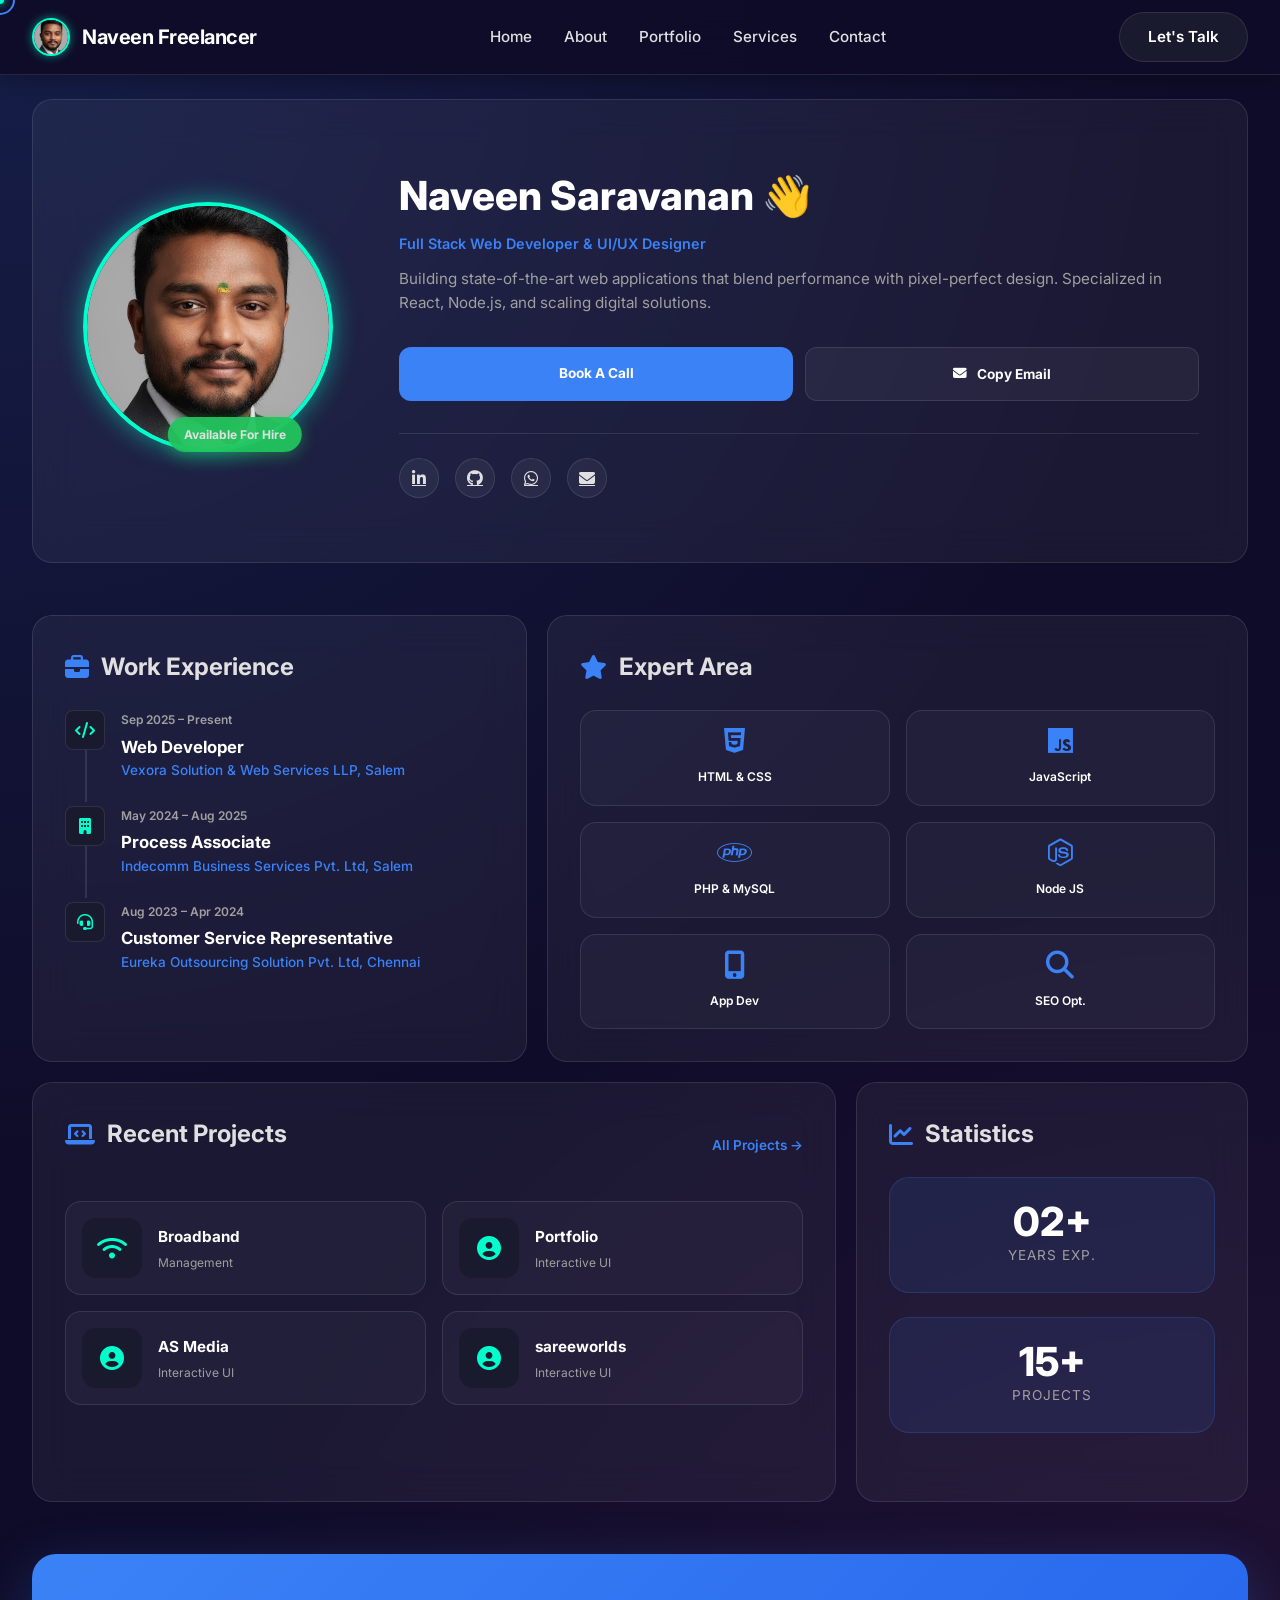
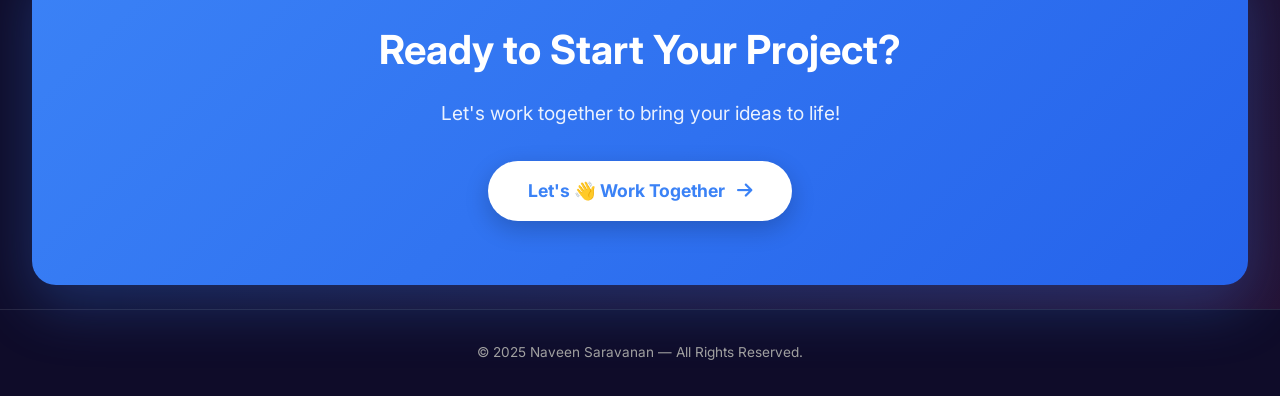
<file: index.html>
<!DOCTYPE html>
<html lang="en">

<head>
  <meta charset="UTF-8" />
  <meta name="viewport" content="width=device-width, initial-scale=1.0" />
  <meta name="description" content="Naveen Saravanan — Full Stack Web Developer & UI/UX Designer Portfolio">
  <meta name="keywords" content="web developer, Naveen Saravanan, portfolio, full stack, UI/UX">
  <meta name="author" content="Naveen Saravanan">
  <title>Naveen S | Home - Developer Portfolio</title>
  <link rel="icon" type="image/png" href="img/CVV.jpeg" />

  <!-- Google Fonts -->
  <link
    href="https://fonts.googleapis.com/css2?family=Inter:wght@300;400;500;600;700;800&family=Poppins:wght@300;400;500;600;700&display=swap"
    rel="stylesheet">
  <link rel="stylesheet" href="https://cdnjs.cloudflare.com/ajax/libs/font-awesome/6.5.0/css/all.min.css">
  <link rel="stylesheet" href="index.css">
  <link rel="stylesheet" href="responsive.css">
</head>

<body>

  <!-- PRELOADER -->
  <div id="preloader">
    <div class="loader-logo-wrapper">
      <div class="loader-circle"></div>
      <img src="img/naveen.jpg" alt="Naveen" class="loader-logo">
    </div>
    <div class="loader-text">Naveen Developer</div>
  </div>

  <!-- HEADER -->
  <header class="header">
    <div class="header-container">
      <a href="index" class="logo-section" style="text-decoration: none;">
        <img src="img/naveen.jpg" alt="Naveen" class="logo-img">
        <span class="logo-text">Naveen Freelancer</span>
      </a>
      <nav class="nav-menu">
        <a href="index" class="active">Home</a>
        <a href="about">About</a>
        <a href="portfolio">Portfolio</a>
        <a href="services">Services</a>
        <a href="contact">Contact</a>
      </nav>
      <a href="contact" class="cta-button">Let's Talk</a>
    </div>
  </header>

  <main class="bento-container">

    <!-- CENTERED PROFILE HERO -->
    <article class="bento-card profile-card full-width-hero hero-centered">
      <div class="profile-img-wrapper">
        <img src="img/naveen.jpg" alt="Naveen Saravanan" class="profile-main-img">
        <div class="availability-tag">
          <span class="pulse-dot"></span> Available For Hire
        </div>
      </div>
      <div class="hero-text-content">
        <h1 class="profile-name">Naveen Saravanan 👋</h1>
        <p class="profile-headline">Full Stack Web Developer & UI/UX Designer</p>
        <p class="profile-bio">
          Building state-of-the-art web applications that blend performance with pixel-perfect design.
          Specialized in React, Node.js, and scaling digital solutions.
        </p>
        <div class="profile-btns">
          <a href="contact" class="btn btn-blue" style="padding: 1rem 2.5rem;">Book A Call</a>
          <button class="btn btn-outline" id="copyEmailBtn" style="padding: 1rem 2.5rem;">
            <i class="fas fa-envelope"></i> Copy Email
          </button>
        </div>
        <div class="social-strip"
          style="border-top: 1px solid var(--border-color); padding-top: 1.5rem; margin-top: 2rem;">
          <a href="https://www.linkedin.com/in/naveen-s-4813ab291/" target="_blank"><i
              class="fab fa-linkedin-in"></i></a>
          <a href="https://github.com/NaveenSaran19" target="_blank"><i class="fab fa-github"></i></a>
          <a href="https://wa.me/919087590967" target="_blank"><i class="fab fa-whatsapp"></i></a>
          <a href="mailto:naaveensaaran.01319@gmail.com"><i class="fas fa-envelope"></i></a>
        </div>
      </div>
    </article>

    <!-- EXPERIENCE CARD -->
    <article class="bento-card experience-card" style="grid-column: span 5;">
      <h2 class="card-title"><i class="fas fa-briefcase"></i> Work Experience</h2>
      <div class="exp-list">
        <div class="exp-item">
          <div class="exp-icon"><i class="fas fa-code"></i></div>
          <div class="exp-info">
            <div class="exp-date">Sep 2025 – Present</div>
            <h3 class="exp-role">Web Developer</h3>
            <p class="exp-company">Vexora Solution & Web Services LLP, Salem</p>
          </div>
        </div>
        <div class="exp-item">
          <div class="exp-icon"><i class="fas fa-building"></i></div>
          <div class="exp-info">
            <div class="exp-date">May 2024 – Aug 2025</div>
            <h3 class="exp-role">Process Associate</h3>
            <p class="exp-company">Indecomm Business Services Pvt. Ltd, Salem</p>
          </div>
        </div>
        <div class="exp-item">
          <div class="exp-icon"><i class="fas fa-headset"></i></div>
          <div class="exp-info">
            <div class="exp-date">Aug 2023 – Apr 2024</div>
            <h3 class="exp-role">Customer Service Representative</h3>
            <p class="exp-company">Eureka Outsourcing Solution Pvt. Ltd, Chennai</p>
          </div>
        </div>
      </div>
    </article>

    <!-- SKILLS CARD -->
    <article class="bento-card skills-card" style="grid-column: span 7;">
      <h2 class="card-title"><i class="fas fa-star"></i> Expert Area</h2>
      <div class="skills-grid">
        <div class="skill-box"><i class="fab fa-html5"></i><span>HTML & CSS</span></div>
        <div class="skill-box"><i class="fab fa-js"></i><span>JavaScript</span></div>
        <div class="skill-box"><i class="fab fa-php"></i><span>PHP & MySQL</span></div>
        <div class="skill-box"><i class="fab fa-node-js"></i><span>Node JS</span></div>
        <div class="skill-box"><i class="fas fa-mobile-alt"></i><span>App Dev</span></div>
        <div class="skill-box"><i class="fas fa-search"></i><span>SEO Opt.</span></div>
      </div>
    </article>

    <!-- PROJECTS CARD -->
    <article class="bento-card projects-card" id="projects" style="grid-column: span 8;">
      <div class="projects-header">
        <h2 class="card-title"><i class="fas fa-laptop-code"></i> Recent Projects</h2>
        <a href="portfolio.html" class="view-all">All Projects →</a>
      </div>
      <div class="projects-mini-grid">
        <a href="portfolio.html" class="mini-project-item">
          <div class="project-icon-box"><i class="fas fa-wifi"></i></div>
          <div class="project-text">
            <h4>Broadband</h4>
            <p>Management</p>
          </div>
        </a>
        <a href="portfolio.html" class="mini-project-item">
          <div class="project-icon-box"><i class="fas fa-user-circle"></i></div>
          <div class="project-text">
            <h4>Portfolio</h4>
            <p>Interactive UI</p>
          </div>
        </a>
        <a href="portfolio.html" class="mini-project-item">
          <div class="project-icon-box"><i class="fas fa-user-circle"></i></div>
          <div class="project-text">
            <h4>AS Media</h4>
            <p>Interactive UI</p>
          </div>
        </a>
        <a href="portfolio.html" class="mini-project-item">
          <div class="project-icon-box"><i class="fas fa-user-circle"></i></div>
          <div class="project-text">
            <h4>sareeworlds</h4>
            <p>Interactive UI</p>
          </div>
        </a>
      </div>
    </article>

    <!-- STATISTICS CARD -->
    <article class="bento-card stats-inline-card" style="grid-column: span 4;">
      <h2 class="card-title"><i class="fas fa-chart-line"></i> Statistics</h2>
      <div class="stats-grid" style="grid-template-columns: 1fr;">
        <div class="stat-card">
          <span class="stat-number">02+</span>
          <span class="stat-label">Years Exp.</span>
        </div>
        <div class="stat-card">
          <span class="stat-number">15+</span>
          <span class="stat-label">Projects</span>
        </div>
      </div>
    </article>

    <!-- CTA SECTION -->
    <section class="cta-section">
      <div class="cta-content">
        <h2>Ready to Start Your Project?</h2>
        <p>Let's work together to bring your ideas to life!</p>
        <a href="contact" class="cta-btn">
          <span>Let's 👋 Work Together</span>
          <i class="fas fa-arrow-right"></i>
        </a>
      </div>
    </section>

  </main>

  <!-- FOOTER -->
  <footer>
    <p>© 2025 Naveen Saravanan — All Rights Reserved.</p>
  </footer>

  <script src="script.js"></script>
</body>

</html>
</file>
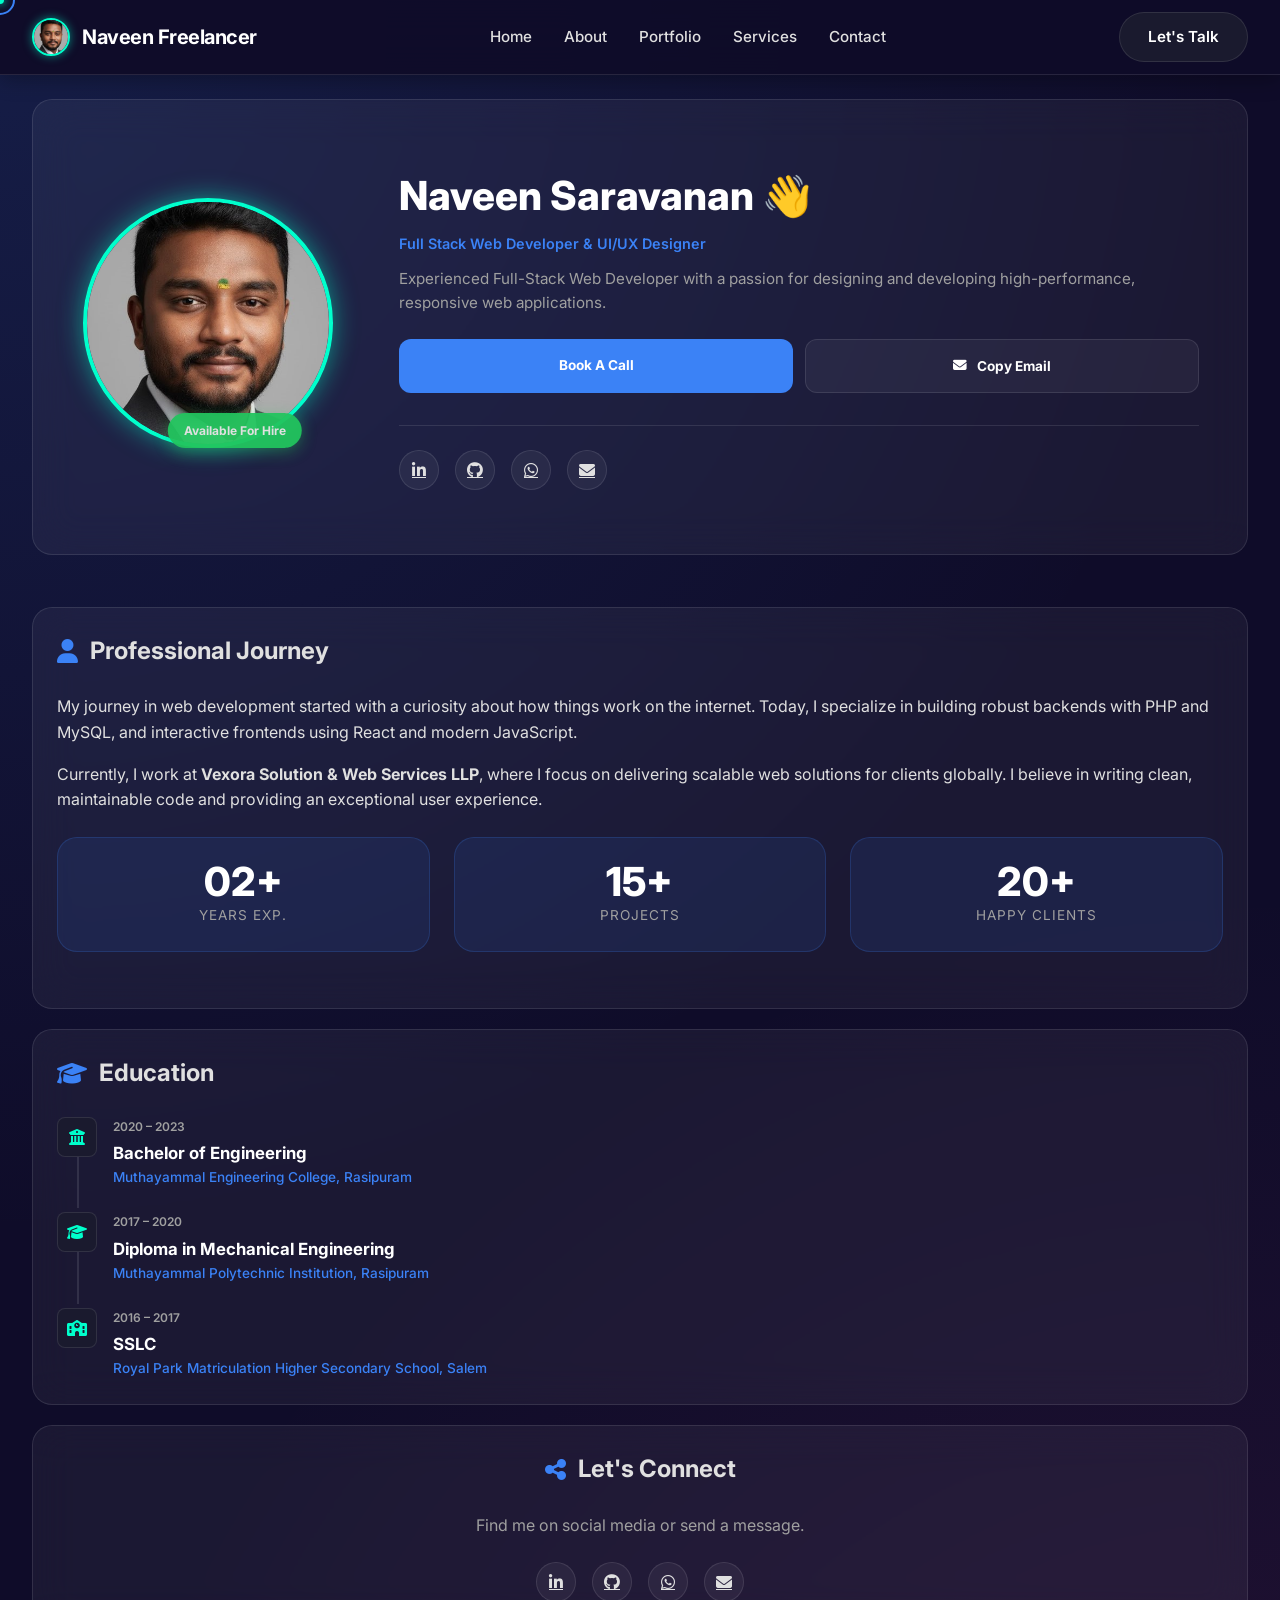
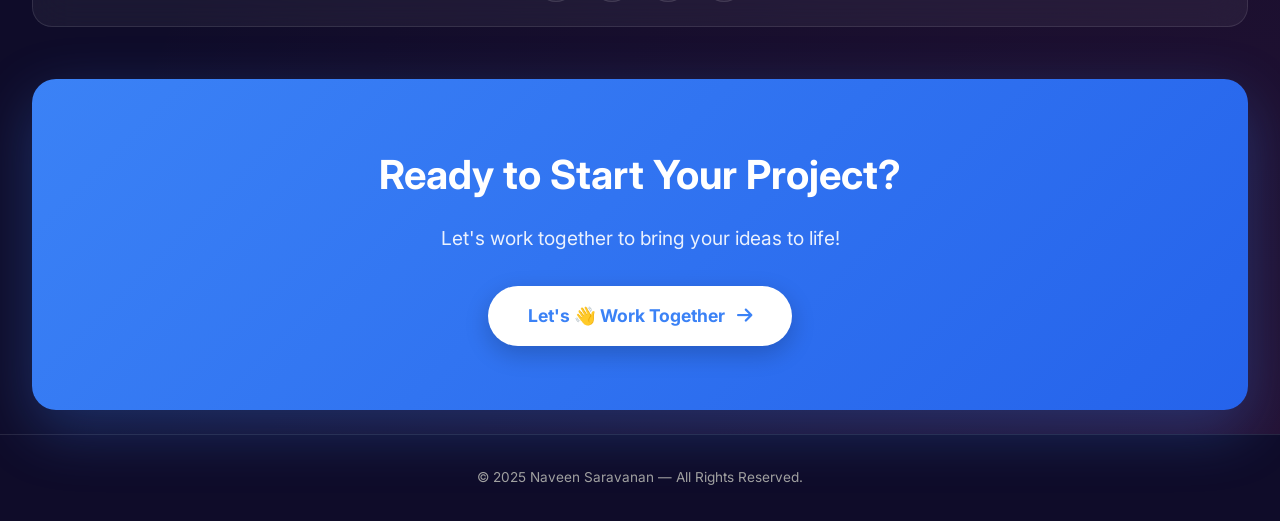
<file: about.html>
<!DOCTYPE html>
<html lang="en">

<head>
    <meta charset="UTF-8" />
    <meta name="viewport" content="width=device-width, initial-scale=1.0" />
    <meta name="description" content="About Naveen Saravanan — Full Stack Web Developer & UI/UX Designer">
    <title>About Me | Naveen S - Developer Portfolio</title>
    <link rel="icon" type="image/png" href="img/CVV.jpeg" />

    <!-- Google Fonts -->
    <link
        href="https://fonts.googleapis.com/css2?family=Inter:wght@300;400;500;600;700;800&family=Poppins:wght@300;400;500;600;700&display=swap"
        rel="stylesheet">
    <link rel="stylesheet" href="https://cdnjs.cloudflare.com/ajax/libs/font-awesome/6.5.0/css/all.min.css">
    <link rel="stylesheet" href="index.css">
    <link rel="stylesheet" href="responsive.css">
</head>

<body>

    <!-- PRELOADER -->
    <div id="preloader">
        <div class="loader-logo-wrapper">
            <div class="loader-circle"></div>
            <img src="img/naveen.jpg" alt="Naveen" class="loader-logo">
        </div>
        <div class="loader-text">Naveen Developer</div>
    </div>


    <!-- HEADER -->
    <header class="header">
        <div class="header-container">
            <a href="index" class="logo-section" style="text-decoration: none;">
                <img src="img/naveen.jpg" alt="Naveen" class="logo-img">
                <span class="logo-text">Naveen Freelancer</span>
            </a>
            <nav class="nav-menu">
                <a href="index">Home</a>
                <a href="about" class="active">About</a>
                <a href="portfolio">Portfolio</a>
                <a href="services">Services</a>
                <a href="contact">Contact</a>
            </nav>
            <a href="contact" class="cta-button">Let's Talk</a>
        </div>
    </header>

    <main class="bento-container">

        <!-- CENTERED PROFILE HERO -->
        <article class="bento-card profile-card full-width-hero hero-centered">
            <div class="profile-img-wrapper">
                <img src="img/naveen.jpg" alt="Naveen Saravanan" class="profile-main-img">
                <div class="availability-tag">
                    <span class="pulse-dot"></span> Available For Hire
                </div>
            </div>
            <div class="hero-text-content">
                <h1 class="profile-name">Naveen Saravanan 👋</h1>
                <p class="profile-headline">Full Stack Web Developer & UI/UX Designer</p>
                <p class="profile-bio" style="max-width: 800px; margin: 0 auto 1.5rem auto;">
                    Experienced Full-Stack Web Developer with a passion for designing and developing
                    high-performance, responsive web applications.
                </p>
                <div class="profile-btns">
                    <a href="contact.html" class="btn btn-blue" style="padding: 1rem 2.5rem;">Book A Call</a>
                    <button class="btn btn-outline" id="copyEmailBtn" style="padding: 1rem 2.5rem;">
                        <i class="fas fa-envelope"></i> Copy Email
                    </button>
                </div>
                <div class="social-strip"
                    style="border-top: 1px solid var(--border-color); padding-top: 1.5rem; margin-top: 2rem;">
                    <a href="https://www.linkedin.com/in/naveen-s-4813ab291/" target="_blank"><i
                            class="fab fa-linkedin-in"></i></a>
                    <a href="https://github.com/NaveenSaran19" target="_blank"><i class="fab fa-github"></i></a>
                    <a href="https://wa.me/919087590967" target="_blank"><i class="fab fa-whatsapp"></i></a>
                    <a href="mailto:naaveensaaran.01319@gmail.com"><i class="fas fa-envelope"></i></a>
                </div>
            </div>
        </article>

        <!-- ABOUT TEXT SECTION -->
        <article class="bento-card about-text-card">
            <h2 class="card-title"><i class="fas fa-user"></i> Professional Journey</h2>
            <div class="about-content">
                <p style="margin-bottom: 1rem; color: var(--text-secondary);">
                    My journey in web development started with a curiosity about how things work on the internet.
                    Today, I specialize in building robust backends with PHP and MySQL, and interactive frontends using
                    React and modern JavaScript.
                </p>
                <p style="margin-bottom: 1.5rem; color: var(--text-secondary);">
                    Currently, I work at <strong>Vexora Solution & Web Services LLP</strong>, where I focus on
                    delivering
                    scalable web solutions for clients globally. I believe in writing clean, maintainable code and
                    providing
                    an exceptional user experience.
                </p>

                <div class="stats-grid">
                    <div class="stat-card">
                        <span class="stat-number">02+</span>
                        <span class="stat-label">Years Exp.</span>
                    </div>
                    <div class="stat-card">
                        <span class="stat-number">15+</span>
                        <span class="stat-label">Projects</span>
                    </div>
                    <div class="stat-card">
                        <span class="stat-number">20+</span>
                        <span class="stat-label">Happy Clients</span>
                    </div>
                </div>
            </div>
        </article>

        <!-- EDUCATION SECTION -->
        <article class="bento-card education-card">
            <h2 class="card-title"><i class="fas fa-graduation-cap"></i> Education</h2>
            <div class="exp-list">
                <div class="exp-item">
                    <div class="exp-icon"><i class="fas fa-university"></i></div>
                    <div class="exp-info">
                        <div class="exp-date">2020 – 2023</div>
                        <h3 class="exp-role">Bachelor of Engineering</h3>
                        <p class="exp-company">Muthayammal Engineering College, Rasipuram</p>
                    </div>
                </div>
                <div class="exp-item">
                    <div class="exp-icon"><i class="fas fa-graduation-cap"></i></div>
                    <div class="exp-info">
                        <div class="exp-date">2017 – 2020</div>
                        <h3 class="exp-role">Diploma in Mechanical Engineering</h3>
                        <p class="exp-company">Muthayammal Polytechnic Institution, Rasipuram</p>
                    </div>
                </div>
                <div class="exp-item">
                    <div class="exp-icon"><i class="fas fa-school"></i></div>
                    <div class="exp-info">
                        <div class="exp-date">2016 – 2017</div>
                        <h3 class="exp-role">SSLC</h3>
                        <p class="exp-company">Royal Park Matriculation Higher Secondary School, Salem</p>
                    </div>
                </div>
            </div>
        </article>

        <!-- CONNECT CARD -->
        <article class="bento-card connect-card" style="grid-column: span 12; text-align: center;">
            <h2 class="card-title" style="justify-content: center;"><i class="fas fa-share-alt"></i> Let's Connect</h2>
            <p style="margin-bottom: 1.5rem; color: var(--text-muted);">Find me on social media or send a message.</p>
            <div class="social-strip" style="border: none; padding: 0;">
                <a href="https://www.linkedin.com/in/naveen-s-4813ab291/" target="_blank"><i
                        class="fab fa-linkedin-in"></i></a>
                <a href="https://github.com/NaveenSaran19" target="_blank"><i class="fab fa-github"></i></a>
                <a href="https://wa.me/919087590967" target="_blank"><i class="fab fa-whatsapp"></i></a>
                <a href="mailto:naaveensaaran.01319@gmail.com"><i class="fas fa-envelope"></i></a>
            </div>
        </article>

        <!-- CTA SECTION -->
        <section class="cta-section">
            <div class="cta-content">
                <h2>Ready to Start Your Project?</h2>
                <p>Let's work together to bring your ideas to life!</p>
                <a href="contact" class="cta-btn">
                    <span>Let's 👋 Work Together</span>
                    <i class="fas fa-arrow-right"></i>
                </a>
            </div>
        </section>

    </main>

    <!-- FOOTER -->
    <footer>
        <p>© 2025 Naveen Saravanan — All Rights Reserved.</p>
    </footer>

    <script src="script.js"></script>
</body>

</html>
</file>
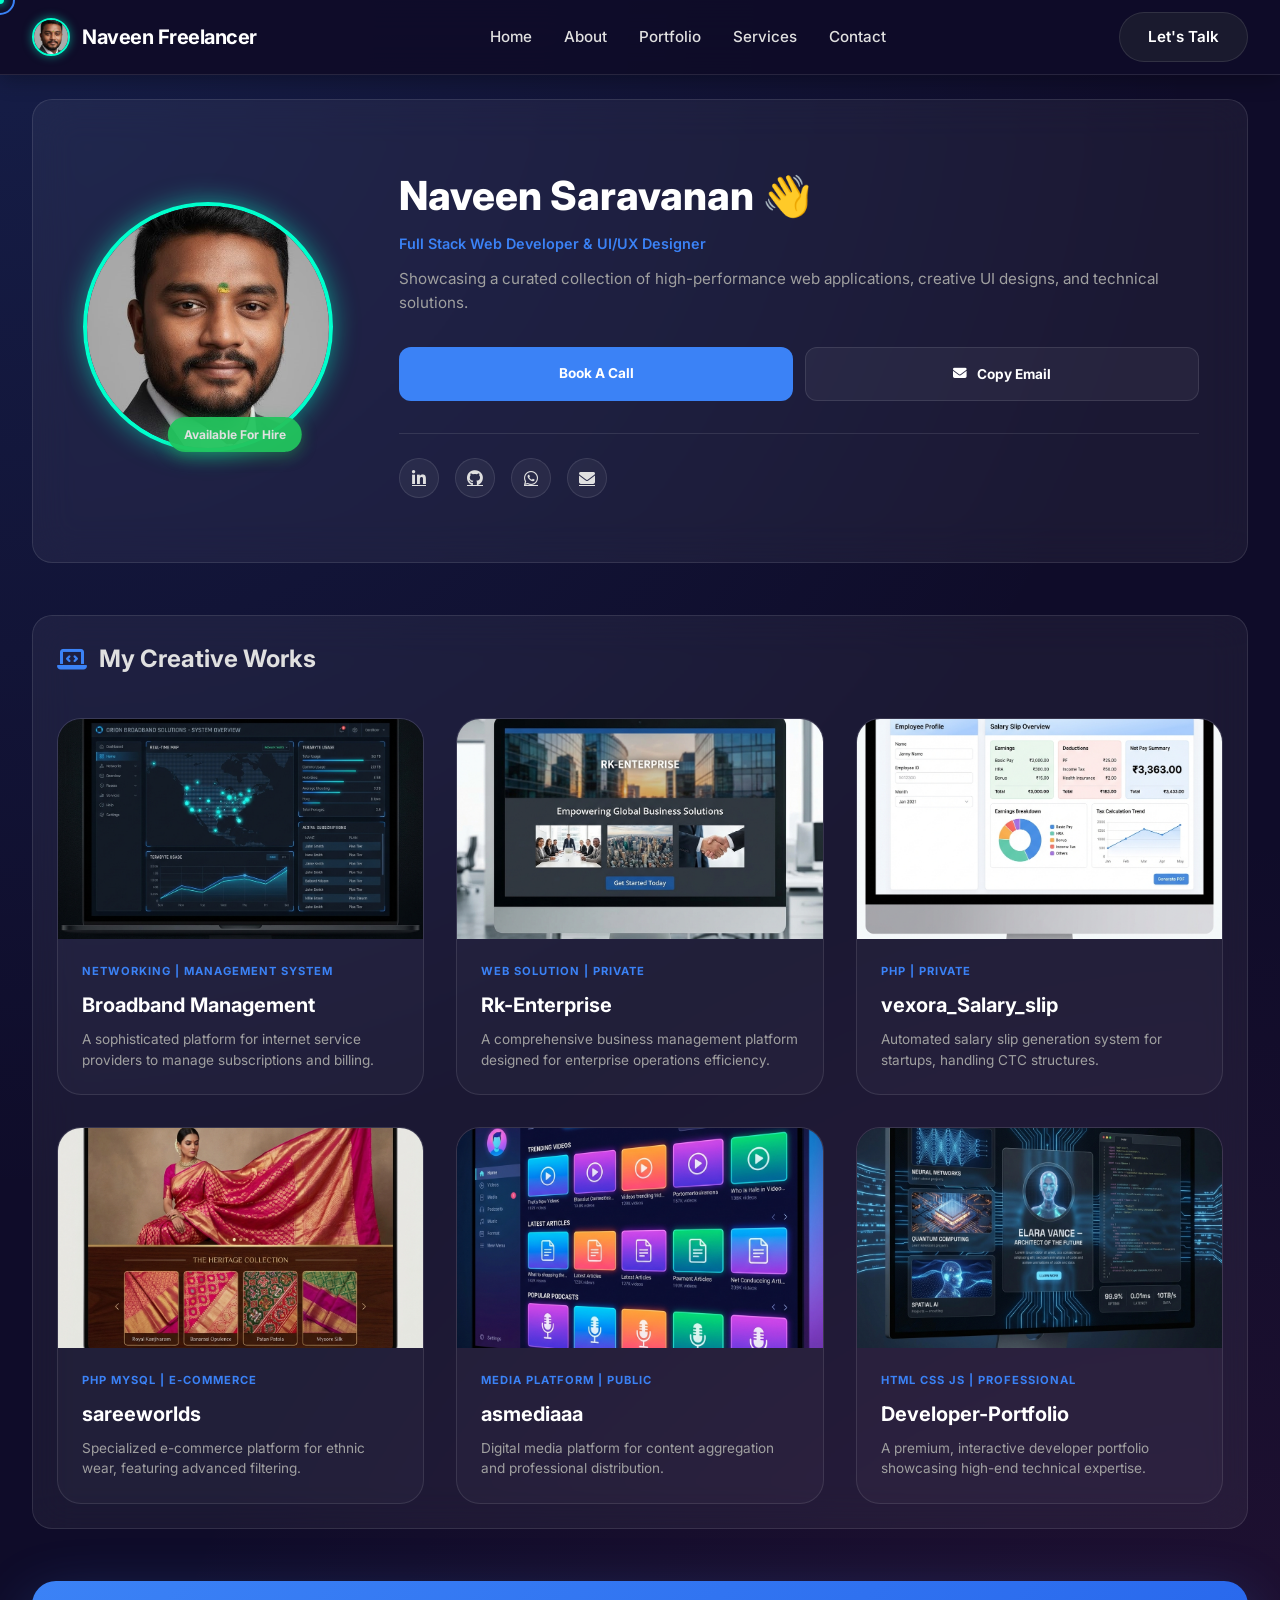
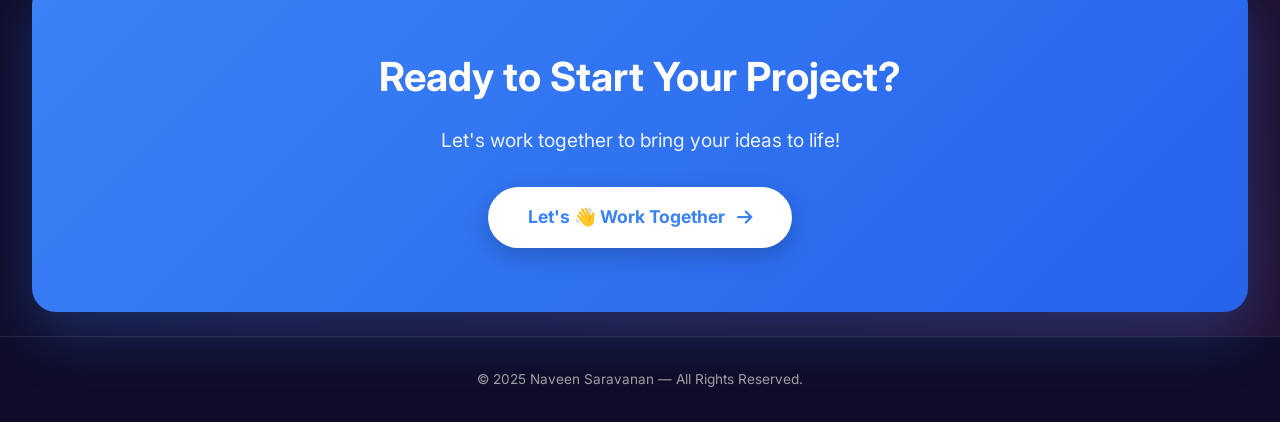
<file: portfolio.html>
<!DOCTYPE html>
<html lang="en">

<head>
    <meta charset="UTF-8" />
    <meta name="viewport" content="width=device-width, initial-scale=1.0" />
    <meta name="description" content="Naveen Saravanan's Portfolio — Web Development & UI/UX Projects">
    <title>Portfolio | Naveen S - Developer Portfolio</title>
    <link rel="icon" type="image/png" href="img/CVV.jpeg" />

    <!-- Google Fonts -->
    <link
        href="https://fonts.googleapis.com/css2?family=Inter:wght@300;400;500;600;700;800&family=Poppins:wght@300;400;500;600;700&display=swap"
        rel="stylesheet">
    <link rel="stylesheet" href="https://cdnjs.cloudflare.com/ajax/libs/font-awesome/6.5.0/css/all.min.css">
    <link rel="stylesheet" href="index.css">
    <link rel="stylesheet" href="responsive.css">
</head>

<body>
    <!-- PRELOADER -->
    <div id="preloader">
        <div class="loader-logo-wrapper">
            <div class="loader-circle"></div>
            <img src="img/naveen.jpg" alt="Naveen" class="loader-logo">
        </div>
        <div class="loader-text">Naveen Developer</div>
    </div>

    <!-- HEADER -->
    <header class="header">
        <div class="header-container">
            <a href="index" class="logo-section" style="text-decoration: none;">
                <img src="img/naveen.jpg" alt="Naveen" class="logo-img">
                <span class="logo-text">Naveen Freelancer</span>
            </a>
            <nav class="nav-menu">
                <a href="index">Home</a>
                <a href="about">About</a>
                <a href="portfolio" class="active">Portfolio</a>
                <a href="services">Services</a>
                <a href="contact">Contact</a>
            </nav>
            <a href="contact" class="cta-button">Let's Talk</a>
        </div>
    </header>

    <main class="bento-container">

        <!-- CENTERED PROFILE HERO -->
        <article class="bento-card profile-card full-width-hero hero-centered">
            <div class="profile-img-wrapper">
                <img src="img/naveen.jpg" alt="Naveen Saravanan" class="profile-main-img">
                <div class="availability-tag">
                    <span class="pulse-dot"></span> Available For Hire
                </div>
            </div>
            <div class="hero-text-content">
                <h1 class="profile-name">Naveen Saravanan 👋</h1>
                <p class="profile-headline">Full Stack Web Developer & UI/UX Designer</p>
                <p class="profile-bio">
                    Showcasing a curated collection of high-performance web applications,
                    creative UI designs, and technical solutions.
                </p>
                <div class="profile-btns">
                    <a href="contact" class="btn btn-blue" style="padding: 1rem 2.5rem;">Book A Call</a>
                    <button class="btn btn-outline" id="copyEmailBtn" style="padding: 1rem 2.5rem;">
                        <i class="fas fa-envelope"></i> Copy Email
                    </button>
                </div>
                <div class="social-strip"
                    style="border-top: 1px solid var(--border-color); padding-top: 1.5rem; margin-top: 2rem;">
                    <a href="https://www.linkedin.com/in/naveen-s-4813ab291/" target="_blank"><i
                            class="fab fa-linkedin-in"></i></a>
                    <a href="https://github.com/NaveenSaran19" target="_blank"><i class="fab fa-github"></i></a>
                    <a href="https://wa.me/919087590967" target="_blank"><i class="fab fa-whatsapp"></i></a>
                    <a href="mailto:naaveensaaran.01319@gmail.com"><i class="fas fa-envelope"></i></a>
                </div>
            </div>
        </article>

        <!-- PORTFOLIO GRID -->
        <article class="bento-card portfolio-section-card" style="grid-column: span 12;">
            <h2 class="card-title" style="margin-bottom: 2.5rem;"><i class="fas fa-laptop-code"></i> My Creative Works
            </h2>
            <div class="portfolio-grid">

                <a href="#" class="project-item-card">
                    <div class="project-img-container">
                        <img src="img/broadband.jpg" alt="Broadband Management"
                            onerror="this.src='https://via.placeholder.com/600x400/1a1a2e/00ffcc?text=Broadband+System'">
                    </div>
                    <div class="project-content">
                        <span class="project-tag">Networking | Management System</span>
                        <h3 class="project-name">Broadband Management</h3>
                        <p class="project-desc">A sophisticated platform for internet service providers to manage
                            subscriptions and billing.</p>
                    </div>
                </a>

                <a href="#" class="project-item-card">
                    <div class="project-img-container">
                        <img src="img/rk-ent.jpg" alt="Rk-Enterprise"
                            onerror="this.src='https://via.placeholder.com/600x400/1a1a2e/00ffcc?text=Rk-Enterprise'">
                    </div>
                    <div class="project-content">
                        <span class="project-tag">Web Solution | Private</span>
                        <h3 class="project-name">Rk-Enterprise</h3>
                        <p class="project-desc">A comprehensive business management platform designed for enterprise
                            operations efficiency.</p>
                    </div>
                </a>

                <a href="#" class="project-item-card">
                    <div class="project-img-container">
                        <img src="img/salary.jpg" alt="vexora_Salary_slip"
                            onerror="this.src='https://via.placeholder.com/600x400/1a1a2e/00ffcc?text=Salary+Slip+System'">
                    </div>
                    <div class="project-content">
                        <span class="project-tag">PHP | Private</span>
                        <h3 class="project-name">vexora_Salary_slip</h3>
                        <p class="project-desc">Automated salary slip generation system for startups, handling CTC
                            structures.</p>
                    </div>
                </a>

                <a href="#" class="project-item-card">
                    <div class="project-img-container">
                        <img src="img/saree.jpg" alt="sareeworlds"
                            onerror="this.src='https://via.placeholder.com/600x400/1a1a2e/00ffcc?text=sareeworlds'">
                    </div>
                    <div class="project-content">
                        <span class="project-tag">PHP MySQL | E-commerce</span>
                        <h3 class="project-name">sareeworlds</h3>
                        <p class="project-desc">Specialized e-commerce platform for ethnic wear, featuring advanced
                            filtering.</p>
                    </div>
                </a>

                <a href="#" class="project-item-card">
                    <div class="project-img-container">
                        <img src="img/media.jpg" alt="asmediaaa"
                            onerror="this.src='https://via.placeholder.com/600x400/1a1a2e/00ffcc?text=asmediaaa'">
                    </div>
                    <div class="project-content">
                        <span class="project-tag">Media Platform | Public</span>
                        <h3 class="project-name">asmediaaa</h3>
                        <p class="project-desc">Digital media platform for content aggregation and professional
                            distribution.</p>
                    </div>
                </a>

                <a href="#" class="project-item-card">
                    <div class="project-img-container">
                        <img src="img/portfolio-dev.jpg" alt="Developer Portfolio"
                            onerror="this.src='https://via.placeholder.com/600x400/1a1a2e/00ffcc?text=Portfolio+Website'">
                    </div>
                    <div class="project-content">
                        <span class="project-tag">HTML CSS JS | Professional</span>
                        <h3 class="project-name">Developer-Portfolio</h3>
                        <p class="project-desc">A premium, interactive developer portfolio showcasing high-end technical
                            expertise.</p>
                    </div>
                </a>

            </div>
        </article>

        <!-- CTA SECTION -->
        <section class="cta-section">
            <div class="cta-content">
                <h2>Ready to Start Your Project?</h2>
                <p>Let's work together to bring your ideas to life!</p>
                <a href="contact" class="cta-btn">
                    <span>Let's 👋 Work Together</span>
                    <i class="fas fa-arrow-right"></i>
                </a>
            </div>
        </section>

    </main>

    <!-- FOOTER -->
    <footer>
        <p>© 2025 Naveen Saravanan — All Rights Reserved.</p>
    </footer>

    <script src="script.js"></script>
</body>

</html>
</file>
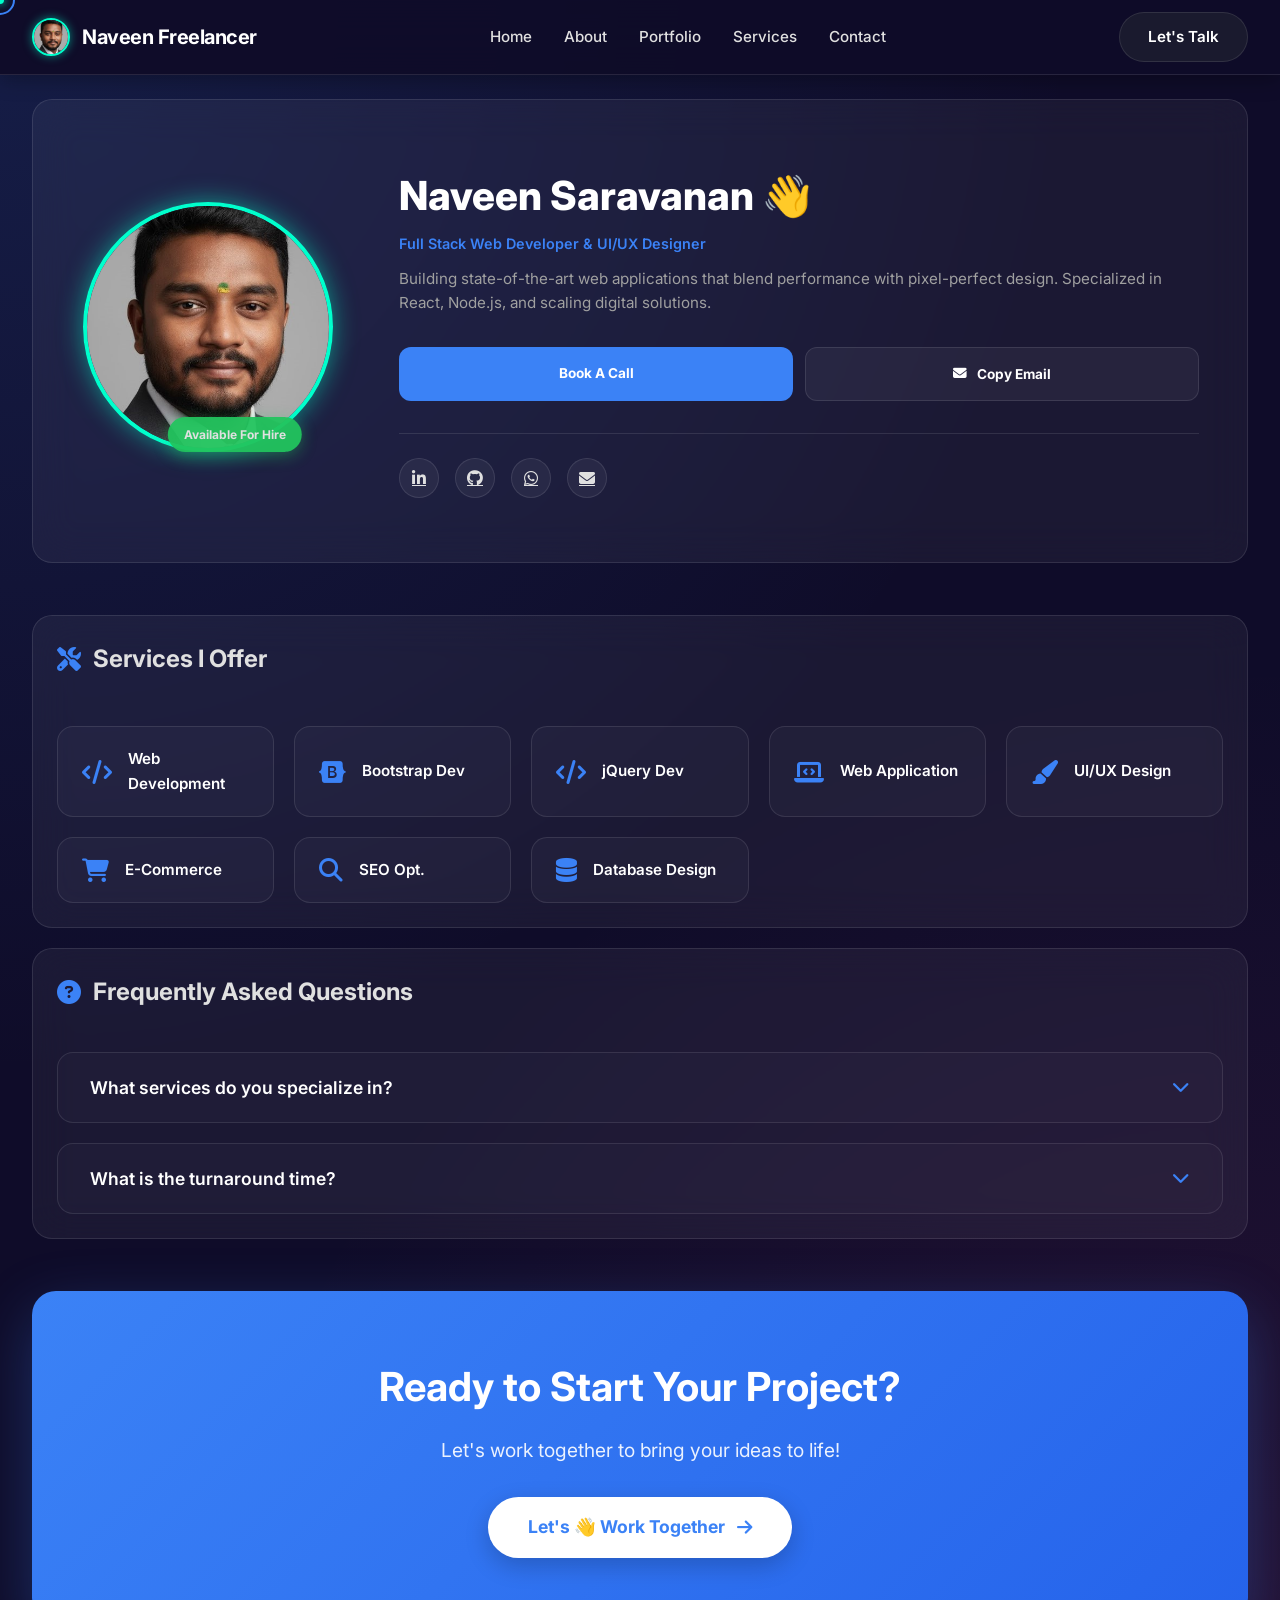
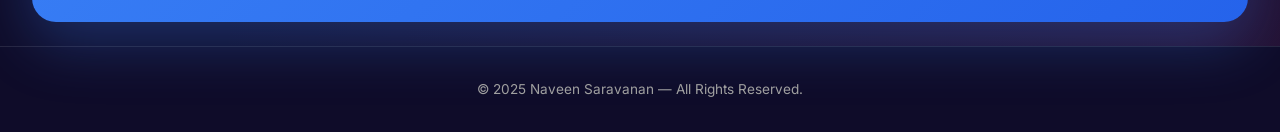
<file: services.html>
<!DOCTYPE html>
<html lang="en">

<head>
    <meta charset="UTF-8" />
    <meta name="viewport" content="width=device-width, initial-scale=1.0" />
    <meta name="description"
        content="Professional web and app development services - From web development to mobile apps, web applications to maintenance.">
    <meta name="keywords" content="web development, app development, UI/UX design, SEO, services">
    <meta name="author" content="Naveen Saravanan">
    <title>Services | Naveen S - Developer Portfolio</title>
    <link rel="icon" type="image/png" href="img/CVV.jpeg" />

    <!-- Google Fonts -->
    <link
        href="https://fonts.googleapis.com/css2?family=Inter:wght@300;400;500;600;700;800&family=Poppins:wght@300;400;500;600;700&display=swap"
        rel="stylesheet">
    <link rel="stylesheet" href="https://cdnjs.cloudflare.com/ajax/libs/font-awesome/6.5.0/css/all.min.css">
    <link rel="stylesheet" href="index.css">
    <link rel="stylesheet" href="services.css">
    <link rel="stylesheet" href="responsive.css">
</head>

<body>
    <!-- PRELOADER -->
    <div id="preloader">
        <div class="loader-logo-wrapper">
            <div class="loader-circle"></div>
            <img src="img/naveen.jpg" alt="Naveen" class="loader-logo">
        </div>
        <div class="loader-text">Naveen Developer</div>
    </div>

    <!-- HEADER -->
    <header class="header">
        <div class="header-container">
            <a href="index" class="logo-section" style="text-decoration: none;">
                <img src="img/naveen.jpg" alt="Naveen" class="logo-img">
                <span class="logo-text">Naveen Freelancer</span>
            </a>
            <nav class="nav-menu">
                <a href="index">Home</a>
                <a href="about">About</a>
                <a href="portfolio">Portfolio</a>
                <a href="services" class="active">Services</a>
                <a href="contact">Contact</a>
            </nav>
            <a href="contact" class="cta-button">Let's Talk</a>
        </div>
    </header>

    <main class="bento-container">
        <!-- HERO SECTION -->
   <article class="bento-card profile-card full-width-hero hero-centered">
      <div class="profile-img-wrapper">
        <img src="img/naveen.jpg" alt="Naveen Saravanan" class="profile-main-img">
        <div class="availability-tag">
          <span class="pulse-dot"></span> Available For Hire
        </div>
      </div>
      <div class="hero-text-content">
        <h1 class="profile-name">Naveen Saravanan 👋</h1>
        <p class="profile-headline">Full Stack Web Developer & UI/UX Designer</p>
        <p class="profile-bio">
          Building state-of-the-art web applications that blend performance with pixel-perfect design.
          Specialized in React, Node.js, and scaling digital solutions.
        </p>
        <div class="profile-btns">
          <a href="contact" class="btn btn-blue" style="padding: 1rem 2.5rem;">Book A Call</a>
          <button class="btn btn-outline" id="copyEmailBtn" style="padding: 1rem 2.5rem;">
            <i class="fas fa-envelope"></i> Copy Email
          </button>
        </div>
        <div class="social-strip"
          style="border-top: 1px solid var(--border-color); padding-top: 1.5rem; margin-top: 2rem;">
          <a href="https://www.linkedin.com/in/naveen-s-4813ab291/" target="_blank"><i
              class="fab fa-linkedin-in"></i></a>
          <a href="https://github.com/NaveenSaran19" target="_blank"><i class="fab fa-github"></i></a>
          <a href="https://wa.me/919087590967" target="_blank"><i class="fab fa-whatsapp"></i></a>
          <a href="mailto:naaveensaaran.01319@gmail.com"><i class="fas fa-envelope"></i></a>
        </div>
      </div>
    </article>

        <!-- SERVICES GRID -->
        <article class="bento-card services-main-card" style="grid-column: span 12;">
            <h2 class="card-title" style="margin-bottom: 2rem;"><i class="fas fa-tools"></i> Services I Offer</h2>
            <div class="services-grid">
                <div class="service-tag"><i class="fas fa-code"></i><span>Web Development</span></div>
                <div class="service-tag"><i class="fab fa-bootstrap"></i><span>Bootstrap Dev</span></div>
                <div class="service-tag"><i class="fas fa-code"></i><span>jQuery Dev</span></div>
                <div class="service-tag"><i class="fas fa-laptop-code"></i><span>Web Application</span></div>
                <div class="service-tag"><i class="fas fa-paint-brush"></i><span>UI/UX Design</span></div>
                <div class="service-tag"><i class="fas fa-shopping-cart"></i><span>E-Commerce</span></div>
                <div class="service-tag"><i class="fas fa-search"></i><span>SEO Opt.</span></div>
                <div class="service-tag"><i class="fas fa-database"></i><span>Database Design</span></div>
            </div>
        </article>

        <!-- FAQ SECTION -->
        <article class="bento-card faq-card" style="grid-column: span 12;">
            <h2 class="card-title"><i class="fas fa-question-circle"></i> Frequently Asked Questions</h2>
            <div class="faq-container">
                <div class="faq-item">
                    <button class="faq-question"><span>What services do you specialize in?</span><i
                            class="fas fa-chevron-down"></i></button>
                    <div class="faq-answer">
                        <p>I specialize in full-stack web development, mobile apps, and UI/UX design.</p>
                    </div>
                </div>
                <div class="faq-item">
                    <button class="faq-question"><span>What is the turnaround time?</span><i
                            class="fas fa-chevron-down"></i></button>
                    <div class="faq-answer">
                        <p>Standard projects take 2-4 weeks. Complex apps can take 8+ weeks.</p>
                    </div>
                </div>
            </div>
        </article>

        <!-- CTA SECTION -->
        <section class="cta-section">
            <div class="cta-content">
                <h2>Ready to Start Your Project?</h2>
                <p>Let's work together to bring your ideas to life!</p>
                <a href="contact" class="cta-btn">
                    <span>Let's 👋 Work Together</span>
                    <i class="fas fa-arrow-right"></i>
                </a>
            </div>
        </section>
    </main>

    <!-- FOOTER -->
    <footer>
        <p>© 2025 Naveen Saravanan — All Rights Reserved.</p>
    </footer>

    <script src="script.js"></script>
</body>

</html>
</file>
<file: index.css>
/* ===== HOME PAGE - BENTO GRID DESIGN ===== */

:root {
    --primary-blue: #3B82F6;
    --primary-blue-dark: #2563EB;
    --primary-blue-light: #60A5FA;
    --cyan: #00ffcc;
    --cyan-glow: rgba(0, 255, 204, 0.5);
    --dark-bg: #0f0c29;
    --dark-secondary: #1a1a2e;
    --dark-card: rgba(255, 255, 255, 0.05);
    --text-primary: #ffffff;
    --text-secondary: #e0e0e0;
    --text-muted: #a0a0a0;
    --border-color: rgba(255, 255, 255, 0.1);
    --gradient-bg: radial-gradient(circle at 0% 0%, rgba(59, 130, 246, 0.15) 0%, transparent 50%),
        radial-gradient(circle at 100% 100%, rgba(236, 72, 153, 0.1) 0%, transparent 50%),
        #0f0c29;
}

/* ===== PRELOADER ===== */
#preloader {
    position: fixed;
    top: 0;
    left: 0;
    width: 100%;
    height: 100%;
    background: #0f0c29;
    z-index: 9999;
    display: flex;
    flex-direction: column;
    justify-content: center;
    align-items: center;
    transition: opacity 0.5s ease, visibility 0.5s ease;
}

#preloader.fade-out {
    opacity: 0;
    visibility: hidden;
}

.loader-logo-wrapper {
    position: relative;
    width: 120px;
    height: 120px;
    display: flex;
    justify-content: center;
    align-items: center;
}

.loader-logo {
    width: 80px;
    height: 80px;
    border-radius: 50%;
    border: 3px solid var(--cyan);
    padding: 5px;
    box-shadow: 0 0 20px var(--cyan-glow);
    z-index: 2;
    animation: pulse-logo 2s infinite ease-in-out;
}

.loader-circle {
    position: absolute;
    width: 100%;
    height: 100%;
    border: 2px solid transparent;
    border-top-color: var(--primary-blue);
    border-bottom-color: var(--primary-blue);
    border-radius: 50%;
    animation: rotate-loader 1.5s linear infinite;
}

@keyframes rotate-loader {
    0% {
        transform: rotate(0deg);
    }

    100% {
        transform: rotate(360deg);
    }
}

@keyframes pulse-logo {

    0%,
    100% {
        transform: scale(1);
        opacity: 1;
    }

    50% {
        transform: scale(1.1);
        opacity: 0.8;
    }
}

.loader-text {
    margin-top: 2rem;
    color: var(--text-primary);
    font-size: 1.25rem;
    font-weight: 700;
    letter-spacing: 2px;
    text-transform: uppercase;
    background: linear-gradient(135deg, #ffffff, var(--cyan));
    -webkit-background-clip: text;
    -webkit-text-fill-color: transparent;
    animation: shimmer 2s infinite linear;
}

@keyframes shimmer {
    0% {
        background-position: -200% center;
    }

    100% {
        background-position: 200% center;
    }
}

.pulse-dot {
    width: 8px;
    height: 8px;
    background: #22c55e;
    border-radius: 50%;
    animation: pulse 2s infinite;
}

@keyframes pulse {

    0%,
    100% {
        opacity: 1;
    }

    50% {
        opacity: 0.5;
    }
}

* {
    margin: 0;
    padding: 0;
    box-sizing: border-box;
}

html,
body {
    overflow-x: hidden;
    width: 100%;
    position: relative;
}

body {
    font-family: 'Inter', 'Poppins', sans-serif;
    background: var(--gradient-bg);
    color: var(--text-secondary);
    line-height: 1.6;
    overflow-x: hidden;
    cursor: none;
    /* Hide default cursor */
}

/* Custom Cursor */
.custom-cursor {
    width: 8px;
    height: 8px;
    background: var(--cyan);
    border-radius: 50%;
    position: fixed;
    pointer-events: none;
    z-index: 10000;
    transition: transform 0.1s ease;
    box-shadow: 0 0 10px var(--cyan);
}

.cursor-follower {
    width: 30px;
    height: 30px;
    border: 2px solid var(--primary-blue);
    border-radius: 50%;
    position: fixed;
    pointer-events: none;
    z-index: 9999;
    transition: transform 0.15s ease-out;
}

/* Confetti Particle */
.confetti-particle {
    position: fixed;
    pointer-events: none;
    z-index: 9998;
    border-radius: 2px;
    animation: confetti-fall 1s ease-out forwards;
}

@keyframes confetti-fall {
    0% {
        transform: translate(0, 0) rotate(0deg);
        opacity: 1;
    }

    100% {
        transform: translate(var(--x), var(--y)) rotate(var(--r));
        opacity: 0;
    }
}

/* Disable custom cursor on mobile */
@media (max-width: 768px) {

    .custom-cursor,
    .cursor-follower {
        display: none !important;
    }

    body {
        cursor: auto !important;
    }
}

/* ===== HEADER ===== */
.header {
    position: sticky;
    top: 0;
    background: rgba(15, 12, 41, 0.95);
    backdrop-filter: blur(20px);
    border-bottom: 1px solid var(--border-color);
    padding: 0.75rem 0;
    z-index: 700;
    box-shadow: 0 4px 20px rgba(0, 0, 0, 0.3);
}

.main-container {
    max-width: 1300px;
    margin: 0 auto;
    padding: 3rem 2rem;
    min-height: calc(100vh - 80px);
}

.header-container {
    max-width: 1300px;
    margin: 0 auto;
    padding: 0 2rem;
    display: flex;
    align-items: center;
    justify-content: space-between;
    gap: 2rem;
}

.logo-section {
    display: flex;
    align-items: center;
    gap: 0.75rem;
}

.logo-img {
    width: 38px;
    height: 38px;
    border-radius: 50%;
    object-fit: cover;
    border: 2px solid var(--cyan);
    box-shadow: 0 0 10px var(--cyan-glow);
}

.logo-text {
    font-size: 1.25rem;
    font-weight: 700;
    color: var(--text-primary);
    letter-spacing: -0.5px;
}

.nav-menu {
    display: flex;
    gap: 2rem;
    align-items: center;
}

.nav-menu a {
    color: var(--text-secondary);
    text-decoration: none;
    font-weight: 500;
    font-size: 0.95rem;
    transition: all 0.3s ease;
    position: relative;
}

.nav-menu a::after {
    content: '';
    position: absolute;
    bottom: -5px;
    left: 0;
    width: 0;
    height: 2px;
    background: var(--primary-blue);
    transition: width 0.3s ease;
}

.nav-menu a:hover,
.nav-menu a.active {
    color: var(--primary-blue);
}

.nav-menu a:hover::after,
.nav-menu a.active::after {
    width: 100%;
}

.cta-button {
    background: var(--dark-secondary);
    color: var(--text-primary);
    padding: 0.75rem 1.75rem;
    border-radius: 50px;
    text-decoration: none;
    font-weight: 600;
    font-size: 0.95rem;
    transition: all 0.3s ease;
    border: 1px solid var(--border-color);
}

.cta-button:hover {
    background: var(--primary-blue);
    border-color: var(--primary-blue);
    transform: translateY(-2px);
    box-shadow: 0 8px 25px rgba(59, 130, 246, 0.4);
}

/* ===== MAIN BENTO GRID ===== */
.bento-container {
    max-width: 1300px;
    margin: 1.5rem auto;
    padding: 0 2rem;
    display: grid;
    grid-template-columns: repeat(12, 1fr);
    grid-auto-rows: minmax(40px, auto);
    gap: 1.25rem;
}

.bento-card {
    background: rgba(255, 255, 255, 0.05);
    backdrop-filter: blur(20px);
    border: 1px solid var(--border-color);
    border-radius: 20px;
    padding: 1.5rem;
    transition: all 0.4s cubic-bezier(0.175, 0.885, 0.32, 1.275);
    overflow: hidden;
    position: relative;
    display: flex;
    flex-direction: column;
}

.bento-card:hover {
    border-color: var(--primary-blue);
    transform: translateY(-10px);
    box-shadow: 0 20px 40px rgba(0, 0, 0, 0.4), 0 0 20px rgba(59, 130, 246, 0.2);
}

/* Profile Card */
.profile-card {
    grid-column: span 12;
    /* Default to full width for internal pages */
    text-align: center;
}

.profile-card.sidebar {
    grid-column: span 4;
}

.full-width-hero {
    grid-column: span 12 !important;
    margin-bottom: 2rem;
}

.full-width-hero-content {
    display: flex;
    align-items: center;
    gap: 3rem;
    text-align: left;
    flex-wrap: wrap;
}

/* NEW: Side-by-Side Hero for "Plain" Pages */
.hero-centered {
    display: flex;
    flex-direction: row;
    align-items: center;
    text-align: left;
    gap: 4rem;
    padding: 4rem 3rem;
    justify-content: center;
}

.hero-centered .profile-img-wrapper {
    width: 250px;
    height: 250px;
    flex-shrink: 0;
}

.hero-centered .profile-name {
    font-size: 2.5rem;
}

.hero-centered .profile-btns {
    justify-content: flex-start;
}

.hero-centered .social-strip {
    justify-content: flex-start !important;
}

.profile-img-wrapper {
    position: relative;
    width: 100px;
    height: 100px;
    margin: 0 auto 0.5rem;
}

.profile-main-img {
    width: 100%;
    height: 100%;
    border-radius: 50%;
    object-fit: cover;
    border: 4px solid var(--cyan);
    box-shadow: 0 0 25px var(--cyan-glow);
}

.availability-tag {
    position: absolute;
    bottom: 0;
    left: 50%;
    transform: translateX(-30%);
    background: rgba(34, 197, 94, 0.95);
    padding: 0.5rem 1rem;
    border-radius: 50px;
    font-size: 0.75rem;
    font-weight: 700;
    white-space: nowrap;
    box-shadow: 0 4px 15px rgba(34, 197, 94, 0.4);
}

.profile-name {
    font-size: 1.5rem;
    font-weight: 800;
    margin-bottom: 0.2rem;
    color: var(--text-primary);
}

.profile-headline {
    font-size: 0.9rem;
    color: var(--primary-blue);
    font-weight: 600;
    margin-bottom: 0.75rem;
}

.profile-bio {
    font-size: 0.95rem;
    color: var(--text-muted);
    margin-bottom: 2rem;
    line-height: 1.6;
    max-width: 800px;
}

.profile-btns {
    display: grid;
    grid-template-columns: 1fr 1fr;
    gap: 0.75rem;
    margin-bottom: 2rem;
}

.btn {
    padding: 0.8rem 0.5rem;
    border-radius: 12px;
    font-weight: 700;
    font-size: 0.85rem;
    text-decoration: none;
    transition: 0.3s;
    cursor: pointer;
    border: none;
    font-family: inherit;
    display: flex;
    align-items: center;
    justify-content: center;
    gap: 0.6rem;
}

.btn-blue {
    background: var(--primary-blue);
    color: white;
}

.btn-blue:hover {
    background: var(--primary-blue-dark);
}

.btn-outline {
    background: rgba(255, 255, 255, 0.05);
    color: var(--text-primary);
    border: 1px solid var(--border-color);
}

.btn-outline:hover {
    background: rgba(255, 255, 255, 0.1);
    border-color: var(--primary-blue);
}

.social-strip {
    display: flex;
    justify-content: center;
    gap: 1rem;
    padding-top: 1.5rem;
    border-top: 1px solid var(--border-color);
}

.social-strip a {
    width: 40px;
    height: 40px;
    border-radius: 50%;
    background: rgba(255, 255, 255, 0.05);
    display: flex;
    align-items: center;
    justify-content: center;
    color: var(--text-secondary);
    transition: 0.3s;
    border: 1px solid var(--border-color);
}

.social-strip a:hover {
    background: var(--primary-blue);
    color: white;
    transform: translateY(-3px);
    box-shadow: 0 5px 15px rgba(59, 130, 246, 0.4);
}

/* Experience Card */
.experience-card {
    grid-column: span 5;
    min-height: 420px;
    padding: 2rem;
}

.card-title {
    font-size: 1.5rem;
    font-weight: 700;
    margin-bottom: 1.5rem;
    display: flex;
    align-items: center;
    gap: 0.75rem;
}

.card-title i {
    color: var(--primary-blue);
}

.exp-list {
    display: flex;
    flex-direction: column;
    gap: 1.5rem;
}

.exp-item {
    display: flex;
    gap: 1rem;
    position: relative;
}

.exp-item::before {
    content: '';
    position: absolute;
    left: 20px;
    top: 40px;
    bottom: -20px;
    width: 2px;
    background: var(--border-color);
}

.exp-item:last-child::before {
    display: none;
}

.exp-icon {
    width: 40px;
    height: 40px;
    background: var(--dark-secondary);
    border: 1px solid var(--border-color);
    border-radius: 8px;
    display: flex;
    align-items: center;
    justify-content: center;
    color: var(--cyan);
    flex-shrink: 0;
    z-index: 1;
}

.exp-info {
    flex-grow: 1;
}

.exp-date {
    font-size: 0.75rem;
    font-weight: 600;
    color: var(--text-muted);
    margin-bottom: 0.25rem;
}

.exp-role {
    font-size: 1.05rem;
    font-weight: 700;
    color: var(--text-primary);
}

.exp-company {
    font-size: 0.85rem;
    color: var(--primary-blue);
    font-weight: 500;
}

/* Expert Area (Skills) Card */
.skills-card {
    grid-column: span 7;
    min-height: 420px;
    padding: 2rem;
}

.skills-grid {
    display: grid;
    grid-template-columns: repeat(2, 1fr);
    gap: 1rem;
}

.skill-box {
    background: rgba(255, 255, 255, 0.03);
    padding: 1rem;
    border-radius: 16px;
    text-align: center;
    border: 1px solid var(--border-color);
    transition: 0.3s;
}

.skill-box:hover {
    background: rgba(59, 130, 246, 0.1);
    border-color: var(--primary-blue);
    transform: scale(1.05);
}

.skill-box i {
    font-size: 1.75rem;
    color: var(--primary-blue);
    margin-bottom: 0.5rem;
    display: block;
}

.skill-box span {
    font-size: 0.75rem;
    font-weight: 600;
    color: var(--text-primary);
}

/* Recent Projects Card */
.projects-card {
    grid-column: span 8;
    min-height: 420px;
    padding: 2rem;
}

.projects-header {
    display: flex;
    justify-content: space-between;
    align-items: center;
    margin-bottom: 1.5rem;
}

.view-all {
    color: var(--primary-blue);
    text-decoration: none;
    font-size: 0.85rem;
    font-weight: 600;
}

.projects-mini-grid {
    display: grid;
    grid-template-columns: repeat(2, 1fr);
    gap: 1rem;
}

.mini-project-item {
    background: rgba(255, 255, 255, 0.03);
    border-radius: 16px;
    padding: 1rem;
    display: flex;
    align-items: center;
    gap: 1rem;
    border: 1px solid var(--border-color);
    transition: 0.3s;
    text-decoration: none;
}

.mini-project-item:hover {
    background: rgba(0, 255, 204, 0.05);
    border-color: var(--cyan);
}

.project-icon-box {
    width: 60px;
    height: 60px;
    background: var(--dark-secondary);
    border-radius: 14px;
    display: flex;
    align-items: center;
    justify-content: center;
    color: var(--cyan);
    font-size: 1.5rem;
    flex-shrink: 0;
}

.project-text h4 {
    font-size: 0.95rem;
    color: var(--text-primary);
    margin-bottom: 0.2rem;
}

.project-text p {
    font-size: 0.75rem;
    color: var(--text-muted);
}

/* Statistics Bar */
.stats-bar {
    grid-column: span 12;
    display: flex;
    justify-content: space-around;
    background: rgba(59, 130, 246, 0.1) !important;
    padding: 2.5rem 2rem;
    margin-top: 0;
}

.stats-bar:hover {
    transform: translateY(-5px) !important;
}

.stat-item {
    text-align: center;
}

.stat-number {
    font-size: 2.5rem;
    font-weight: 800;
    color: var(--text-primary);
    display: block;
    line-height: 1;
}

.stat-label {
    font-size: 0.85rem;
    color: var(--text-muted);
    text-transform: uppercase;
    letter-spacing: 1px;
}

/* ===== SHARED SUBPAGE STYLES ===== */

/* About Page Specifics */
.about-text-card {
    grid-column: span 12;
}

.education-card {
    grid-column: span 12;
}

.stats-grid {
    display: grid;
    grid-template-columns: repeat(3, 1fr);
    gap: 1.5rem;
    margin-bottom: 2rem;
}

.stat-card {
    background: rgba(59, 130, 246, 0.1);
    padding: 1.5rem;
    border-radius: 20px;
    text-align: center;
    border: 1px solid rgba(59, 130, 246, 0.2);
}

/* Portfolio Page Grid */
.portfolio-grid {
    grid-column: span 12;
    display: grid;
    grid-template-columns: repeat(3, 1fr);
    gap: 1.5rem;
}

/* Vertical Project List for "Plain" Pages */
.projects-vertical-list {
    grid-column: span 12;
    display: flex;
    flex-direction: column;
    gap: 2rem;
}

.projects-vertical-list .project-item-card {
    display: grid;
    grid-template-columns: 1fr 1.5fr;
    min-height: 300px;
}

@media (max-width: 900px) {
    .projects-vertical-list .project-item-card {
        grid-template-columns: 1fr;
    }
}

.portfolio-grid {
    display: grid;
    grid-template-columns: repeat(3, 1fr);
    gap: 2rem;
}

.portfolio-grid.sidebar {
    grid-column: span 8;
    grid-template-columns: repeat(2, 1fr);
}

.project-item-card {
    background: rgba(255, 255, 255, 0.03);
    border: 1px solid var(--border-color);
    border-radius: 24px;
    overflow: hidden;
    transition: 0.4s;
    text-decoration: none;
    display: flex;
    flex-direction: column;
}

.project-item-card:hover {
    transform: translateY(-10px);
    border-color: var(--primary-blue);
    box-shadow: 0 20px 40px rgba(0, 0, 0, 0.4);
}

.project-img-container {
    width: 100%;
    height: 220px;
    background: #1a1a2e;
    overflow: hidden;
    position: relative;
}

.project-img-container img {
    width: 100%;
    height: 100%;
    object-fit: cover;
    transition: 0.5s;
}

.project-item-card:hover .project-img-container img {
    transform: scale(1.1);
}

.project-content {
    padding: 1.5rem;
}

.project-tag {
    font-size: 0.7rem;
    text-transform: uppercase;
    letter-spacing: 1px;
    color: var(--primary-blue);
    font-weight: 700;
    margin-bottom: 0.5rem;
    display: block;
}

.project-name {
    font-size: 1.25rem;
    color: var(--text-primary);
    font-weight: 700;
    margin-bottom: 0.5rem;
}

.project-desc {
    font-size: 0.85rem;
    color: var(--text-muted);
    line-height: 1.5;
}

/* Contact Page Form */
.contact-form-card {
    grid-column: span 8;
    grid-row: span 6;
}

.contact-info-card {
    grid-column: span 8;
    grid-row: span 4;
}

.form-group {
    margin-bottom: 1.5rem;
}

.form-group label {
    display: block;
    margin-bottom: 0.5rem;
    font-size: 0.9rem;
    font-weight: 600;
    color: var(--text-primary);
}

.form-control {
    width: 100%;
    background: rgba(255, 255, 255, 0.05);
    border: 1px solid var(--border-color);
    border-radius: 12px;
    padding: 1rem;
    color: var(--text-primary);
    font-family: inherit;
    transition: 0.3s;
}

.form-control:focus {
    outline: none;
    border-color: var(--primary-blue);
    background: rgba(255, 255, 255, 0.1);
    box-shadow: 0 0 15px rgba(59, 130, 246, 0.2);
}

.form-row {
    display: grid;
    grid-template-columns: 1fr 1fr;
    gap: 1rem;
}

.contact-details {
    display: grid;
    grid-template-columns: repeat(3, 1fr);
    gap: 1.5rem;
    margin-top: 1.5rem;
}

.detail-item {
    display: flex;
    align-items: center;
    gap: 1.25rem;
    background: rgba(255, 255, 255, 0.03);
    padding: 1.25rem;
    border-radius: 16px;
    border: 1px solid var(--border-color);
    transition: 0.3s ease;
}

.detail-item:hover {
    background: rgba(59, 130, 246, 0.08);
    border-color: var(--primary-blue);
    transform: translateX(10px);
}

.detail-icon {
    width: 50px;
    height: 50px;
    background: rgba(59, 130, 246, 0.1);
    border-radius: 12px;
    display: flex;
    align-items: center;
    justify-content: center;
    color: var(--primary-blue);
    font-size: 1.25rem;
    border: 1px solid rgba(59, 130, 246, 0.2);
    flex-shrink: 0;
    transition: 0.3s ease;
}

.detail-item:hover .detail-icon {
    background: var(--primary-blue);
    color: white;
}

.detail-text h4 {
    font-size: 0.85rem;
    color: var(--text-muted);
    margin-bottom: 0.2rem;
    text-transform: uppercase;
    letter-spacing: 1px;
}

.detail-text p {
    font-size: 1rem;
    color: var(--text-primary);
    font-weight: 600;
    word-break: break-word;
}

.detail-text a {
    color: var(--text-primary);
    text-decoration: none;
    transition: 0.3s;
    word-break: break-all;
}

.detail-text a:hover {
    color: var(--primary-blue);
}

.stats-inline-card {
    grid-column: span 4;
    min-height: 420px;
    padding: 2rem;
}

@media (max-width: 768px) {
    body {
        overflow-x: hidden;
    }

    .profile-card,
    .experience-card,
    .skills-card,
    .projects-card,
    .about-text-card,
    .education-card,
    .portfolio-grid,
    .contact-form-card,
    .contact-info-card,
    .stats-inline-card,
    .services-main-card,
    .faq-card,
    .cta-card,
    .cta-section {
        grid-column: span 1 !important;
        grid-row: auto !important;
        padding: 1.5rem 1rem !important;
        width: 100% !important;
        min-height: auto !important;
    }
}

/* Footer Marquee */
.footer-marquee {
    background: var(--dark-secondary);
    border-top: 1px solid var(--border-color);
    padding: 1.5rem 0;
    overflow: hidden;
}

.marquee-inner {
    display: flex;
    gap: 3rem;
    animation: marquee 30s linear infinite;
    white-space: nowrap;
}

.marquee-inner span {
    font-size: 1.5rem;
    font-weight: 800;
    color: rgba(255, 255, 255, 0.1);
    text-transform: uppercase;
}

@keyframes marquee {
    0% {
        transform: translateX(0);
    }

    100% {
        transform: translateX(-50%);
    }
}

footer {
    text-align: center;
    padding: 2rem;
    background: var(--dark-bg);
    color: var(--text-muted);
    font-size: 0.85rem;
    border-top: 1px solid var(--border-color);
}

/* Global CTA Section */
.cta-section {
    grid-column: span 12;
    background: linear-gradient(135deg, var(--primary-blue), var(--primary-blue-dark));
    border-radius: 24px;
    padding: 4rem 3rem;
    text-align: center;
    margin-top: 2rem;
    box-shadow: 0 20px 60px rgba(59, 130, 246, 0.3);
}

.cta-content h2 {
    font-size: 2.5rem;
    font-weight: 700;
    color: white;
    margin-bottom: 1rem;
}

.cta-content p {
    font-size: 1.2rem;
    color: rgba(255, 255, 255, 0.9);
    margin-bottom: 2rem;
}

.cta-btn {
    display: inline-flex;
    align-items: center;
    gap: 0.75rem;
    background: white;
    color: var(--primary-blue);
    padding: 1rem 2.5rem;
    border-radius: 50px;
    font-weight: 700;
    font-size: 1.1rem;
    text-decoration: none;
    transition: all 0.3s ease;
    box-shadow: 0 8px 25px rgba(0, 0, 0, 0.2);
}

.cta-btn:hover {
    transform: translateY(-3px);
    box-shadow: 0 12px 35px rgba(0, 0, 0, 0.3);
}

.cta-btn i {
    transition: transform 0.3s ease;
}

.cta-btn:hover i {
    transform: translateX(5px);
}

/* Responsive styles moved to responsive.css */
</file>
<file: responsive.css>
/* ===== UNIVERSAL MOBILE RESPONSIVE STYLES (CONTACT-PAGE LOGIC) ===== */

/* Prevent Horizontal Scroll Globally */
html,
body {
    overflow-x: hidden;
    width: 100%;
    position: relative;
    -webkit-overflow-scrolling: touch;
}

/* Standard Mobile (768px and below) */
@media (max-width: 768px) {
    .header {
        padding: 0.5rem 0;
    }

    .header-container {
        padding: 0 1.25rem;
    }

    /* Force Bento Container to Single Column Stack */
    .bento-container {
        display: flex !important;
        flex-direction: column !important;
        grid-template-columns: 1fr !important;
        margin: 1rem auto;
        padding: 0 1rem;
        gap: 1rem;
        width: 100% !important;
        max-width: 100vw !important;
    }

    /* Universal Card Stacking - Mimicking Contact Page Blocks */
    .bento-card,
    .profile-card,
    .experience-card,
    .skills-card,
    .projects-card,
    .about-text-card,
    .education-card,
    .portfolio-grid,
    .contact-form-card,
    .contact-info-card,
    .stats-inline-card,
    .services-main-card,
    .faq-card,
    .cta-section {
        grid-column: span 1 !important;
        grid-row: auto !important;
        padding: 1.5rem 1rem !important;
        width: 100% !important;
        min-height: auto !important;
        border-radius: 20px !important;
        box-shadow: 0 4px 15px rgba(0, 0, 0, 0.1) !important;
    }

    /* Centered Hero Alignment (Contact Page Style) */
    .hero-centered {
        flex-direction: column !important;
        align-items: center !important;
        text-align: center !important;
        gap: 1.5rem !important;
        padding: 3rem 1rem !important;
    }

    .profile-img-wrapper {
        width: 130px !important;
        height: 130px !important;
        margin: 0 auto 1rem !important;
    }

    .profile-name {
        font-size: 1.75rem !important;
    }

    .profile-bio {
        font-size: 1rem !important;
        max-width: 100% !important;
        margin: 0 auto !important;
    }

    .profile-btns {
        flex-direction: column !important;
        width: 100% !important;
        gap: 1rem !important;
    }

    .btn {
        width: 100% !important;
        justify-content: center !important;
    }

    /* Grid Stacking for Inner Components */
    .stats-grid,
    .skills-grid,
    .projects-mini-grid,
    .form-row,
    .contact-details,
    .services-grid,
    .portfolio-grid {
        grid-template-columns: 1fr !important;
        display: flex !important;
        flex-direction: column !important;
        gap: 1rem !important;
        width: 100% !important;
    }

    /* FAQ Mobile Adjustments */
    .faq-question {
        padding: 1.25rem 1rem !important;
        font-size: 1rem !important;
    }

    /* Project Item Adjustments */
    .project-item-card {
        width: 100% !important;
    }

    .project-img-container {
        height: 200px !important;
    }

    /* Hide Desktop-only Elements */
    .cta-button {
        display: none !important;
    }
}

/* Extra Small Mobile (480px and below) */
@media (max-width: 480px) {
    .logo-text {
        display: none;
    }

    .profile-name {
        font-size: 1.5rem !important;
    }

    .cta-content h2 {
        font-size: 1.8rem !important;
    }
}
</file>
<file: services.css>
/* ===== SERVICES PAGE SPECIFIC COMPONENTS ===== */

/* Services Grid & Tags */
.services-grid {
  display: grid;
  grid-template-columns: repeat(auto-fill, minmax(200px, 1fr));
  gap: 1.25rem;
  margin-top: 1rem;
}

.service-tag {
  background: rgba(255, 255, 255, 0.03);
  border: 1px solid var(--border-color);
  border-radius: 16px;
  padding: 1.25rem 1.5rem;
  display: flex;
  align-items: center;
  gap: 1rem;
  color: var(--text-primary);
  font-weight: 600;
  font-size: 0.95rem;
  transition: all 0.4s ease;
  cursor: pointer;
}

.service-tag i {
  font-size: 1.5rem;
  color: var(--primary-blue);
  transition: 0.3s;
}

.service-tag:hover {
  background: rgba(59, 130, 246, 0.1);
  border-color: var(--primary-blue);
  transform: translateY(-5px);
  box-shadow: 0 10px 30px rgba(59, 130, 246, 0.2);
}

.service-tag:hover i {
  transform: scale(1.1);
  color: var(--cyan);
}

/* FAQ Component */
.faq-container {
  display: flex;
  flex-direction: column;
  gap: 1.25rem;
  margin-top: 1rem;
}

.faq-item {
  background: rgba(255, 255, 255, 0.02);
  border: 1px solid var(--border-color);
  border-radius: 16px;
  overflow: hidden;
  transition: all 0.3s ease;
}

.faq-question {
  width: 100%;
  background: none;
  border: none;
  padding: 1.5rem 2rem;
  display: flex;
  align-items: center;
  justify-content: space-between;
  cursor: pointer;
  color: var(--text-primary);
  font-size: 1.1rem;
  font-weight: 600;
  text-align: left;
  font-family: inherit;
}

.faq-question i {
  color: var(--primary-blue);
  transition: 0.3s;
}

.faq-item.active .faq-question i {
  transform: rotate(180deg);
}

.faq-answer {
  max-height: 0;
  overflow: hidden;
  transition: all 0.4s ease;
  padding: 0 2rem;
}

.faq-item.active .faq-answer {
  max-height: 200px;
  padding: 0 2rem 1.5rem;
}

.faq-answer p {
  color: var(--text-muted);
  line-height: 1.8;
}

/* Hero Title on Services */
.hero-title {
  background: linear-gradient(135deg, #ffffff, var(--cyan));
  -webkit-background-clip: text;
  -webkit-text-fill-color: transparent;
  font-weight: 800;
}

.hero-subtitle {
  color: var(--primary-blue);
  font-weight: 700;
  letter-spacing: 1px;
  text-transform: uppercase;
  font-size: 0.85rem;
  margin-bottom: 0.5rem;
}

/* Sidebar Specific for Services */
.profile-card.sidebar {
  text-align: left;
}

.profile-card.sidebar .profile-img-wrapper {
  margin: 0;
  width: 120px;
  height: 120px;
}

.profile-card.sidebar .profile-btns {
  grid-template-columns: 1fr;
}

.profile-card.sidebar .social-strip {
  justify-content: flex-start;
}

/* CTA Section Integration */
.cta-section {
  grid-column: span 12;
  background: linear-gradient(135deg, var(--primary-blue), var(--primary-blue-dark));
  border-radius: 24px;
  padding: 4rem 3rem;
  text-align: center;
  margin-top: 2rem;
  box-shadow: 0 20px 60px rgba(59, 130, 246, 0.3);
}

.cta-content h2 {
  font-size: 2.5rem;
  font-weight: 700;
  color: white;
  margin-bottom: 1rem;
}

.cta-content p {
  font-size: 1.2rem;
  color: rgba(255, 255, 255, 0.9);
  margin-bottom: 2rem;
}

.cta-btn {
  display: inline-flex;
  align-items: center;
  gap: 0.75rem;
  background: white;
  color: var(--primary-blue);
  padding: 1rem 2.5rem;
  border-radius: 50px;
  font-weight: 700;
  font-size: 1.1rem;
  text-decoration: none;
  transition: all 0.3s ease;
  box-shadow: 0 8px 25px rgba(0, 0, 0, 0.2);
}

.cta-btn:hover {
  transform: translateY(-3px);
  box-shadow: 0 12px 35px rgba(0, 0, 0, 0.3);
}

.cta-btn i {
  transition: transform 0.3s ease;
}

.cta-btn:hover i {
  transform: translateX(5px);
}
</file>
